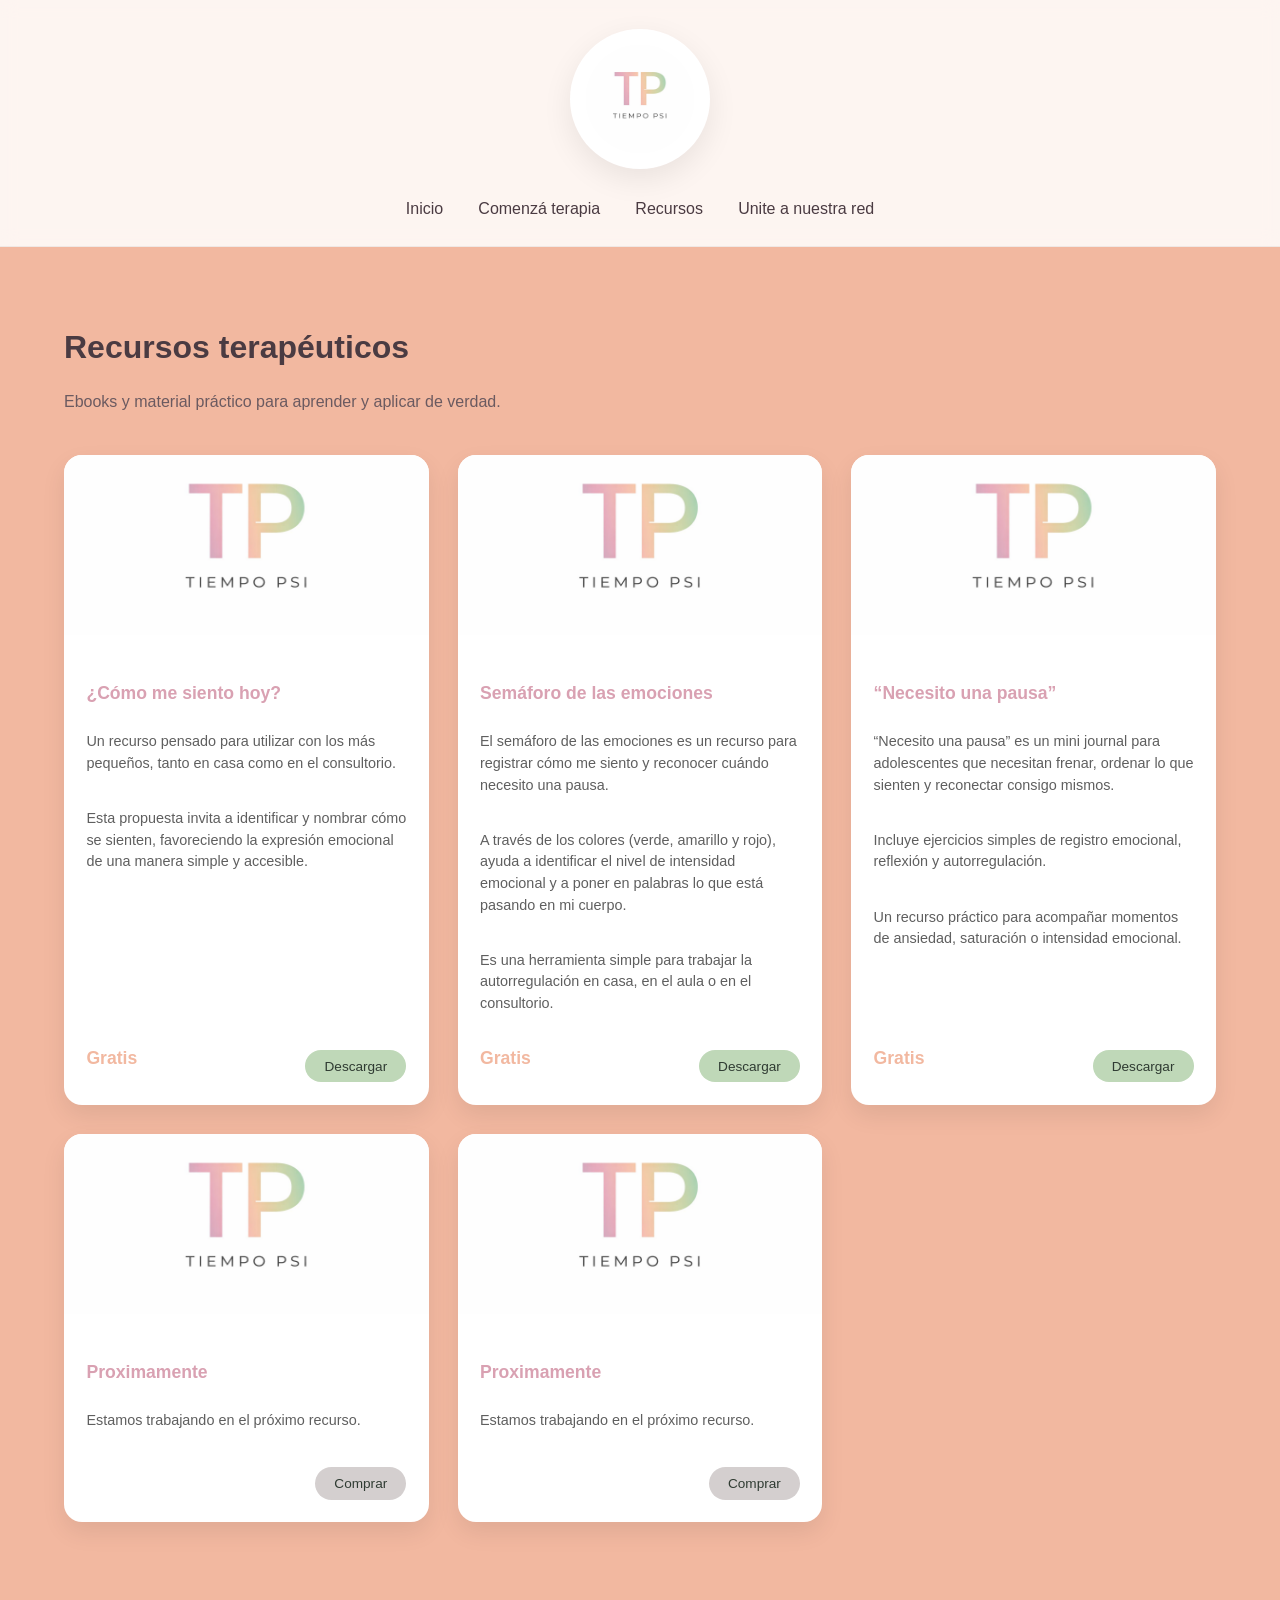
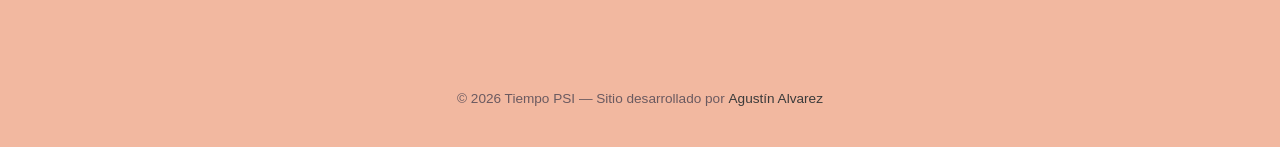
<file: recursos.html>
<!DOCTYPE html>
<html lang="es">

<head>
    <meta charset="UTF-8" />
    <meta name="viewport" content="width=device-width, initial-scale=1.0" />
    <title>Recursos | Tiempo PSI</title>
    <link rel="stylesheet" href="styles.css" />
    <link rel="stylesheet" href="recursos.css" />
    <link rel="icon" href="Documentos/logoTiempoPSI.jpeg">

    <!-- Google tag (gtag.js) -->
    <script async src="https://www.googletagmanager.com/gtag/js?id=G-MJ1HTQVVB2"></script>
    <script>
        window.dataLayer = window.dataLayer || [];
        function gtag() { dataLayer.push(arguments); }
        gtag('js', new Date());

        gtag('config', 'G-MJ1HTQVVB2');
    </script>

</head>

<body>
    <header class="site-header">
        <img src="Documentos/logoTiempoPSI.jpeg" alt="Tiempo Psi" class="logo" />

        <nav class="navbar">
            <a href="index.html#inicio" class="nav-link">Inicio</a>
            <a href="index.html#contacto" class="nav-link">Comenzá terapia</a>
            <a href="recursos.html" class="nav-link">Recursos</a>
            <a href="" class="nav-link">Unite a nuestra red</a>
        </nav>
    </header>

    <section class="recursos">
        <h1>Recursos terapéuticos</h1>
        <p class="subtitle">
            Ebooks y material práctico para aprender y aplicar de verdad.
        </p>

        <div class="recursos-grid">

            <article class="recurso-card">
                <div class="recurso-img">
                    <img src="Documentos/logoTiempoPSI.jpeg" alt="¿Cómo me siento hoy?">
                </div>

                <div class="recurso-content" data-type="free" data-file="Ebooks/como me siento hoy.pdf">
                    <h2>¿Cómo me siento hoy?</h2>

                    <p>
                        Un recurso pensado para utilizar con los más pequeños, tanto en casa como en el consultorio.
                    </p>

                    <p>
                        Esta propuesta invita a identificar y nombrar cómo se sienten, favoreciendo la expresión
                        emocional de una manera simple y accesible.
                    </p>

                    <div class="recurso-footer">
                        <span class="precio">Gratis</span>

                        <button class="btn-comprar" data-action="download">
                            Descargar
                        </button>
                    </div>
                </div>
            </article>

            <article class="recurso-card">
                <div class="recurso-img">
                    <img src="Documentos/logoTiempoPSI.jpeg" alt="semaforo de las emociones">
                </div>

                <div class="recurso-content" data-type="free" data-file="Ebooks/semaforo de las emociones.pdf">
                    <h2>Semáforo de las emociones</h2>

                    <p>
                        El semáforo de las emociones es un recurso para registrar cómo me siento y reconocer cuándo
                        necesito una pausa.
                    </p>
                    <p>
                        A través de los colores (verde, amarillo y rojo), ayuda a identificar el nivel de intensidad
                        emocional y a poner en palabras lo que está pasando en mi cuerpo.
                    </p>
                    <p>
                        Es una herramienta simple para trabajar la autorregulación en casa, en el aula o en el
                        consultorio.
                    </p>
                    <div class="recurso-footer">
                        <span class="precio">Gratis</span>

                        <button class="btn-comprar" data-action="download">
                            Descargar
                        </button>
                    </div>
                </div>
            </article>

            <article class="recurso-card">
                <div class="recurso-img">
                    <img src="Documentos/logoTiempoPSI.jpeg" alt="Necesito una pausa">
                </div>

                <div class="recurso-content" data-type="free"
                    data-file="Ebooks/Journal_Necesito_una_pausa_Version_Adolescente_Tiempo_Psi.pdf">
                    <h2>“Necesito una pausa”</h2>

                    <p>
                        “Necesito una pausa” es un mini journal para adolescentes que necesitan frenar, ordenar lo que
                        sienten y reconectar consigo mismos.
                    </p>
                    <p>
                        Incluye ejercicios simples de registro emocional, reflexión y autorregulación.
                    </p>
                    <p>
                        Un recurso práctico para acompañar momentos de ansiedad, saturación o intensidad emocional.
                    </p>
                    <div class="recurso-footer">
                        <span class="precio">Gratis</span>

                        <button class="btn-comprar" data-action="download">
                            Descargar
                        </button>
                    </div>
                </div>
            </article>

            <article class="recurso-card">
                <div class="recurso-img">
                    <img src="Documentos/logoTiempoPSI.jpeg" alt="Ebook Tiempo PSI">
                </div>

                <div class="recurso-content">
                    <h2>Proximamente</h2>
                    <p>
                        Estamos trabajando en el próximo recurso.
                    </p>

                    <div class="recurso-footer">
                        <span class="precio"></span>
                        <button class="btn-comprar" disabled>
                            Comprar
                        </button>
                    </div>
                </div>
            </article>

            <article class="recurso-card">
                <div class="recurso-img">
                    <img src="Documentos/logoTiempoPSI.jpeg" alt="Ebook Tiempo PSI">
                </div>

                <div class="recurso-content">
                    <h2>Proximamente</h2>
                    <p>
                        Estamos trabajando en el próximo recurso.
                    </p>

                    <div class="recurso-footer">
                        <span class="precio"></span>
                        <button class="btn-comprar" disabled>
                            Comprar
                        </button>
                    </div>
                </div>
            </article>

            <!-- Más ebooks en el futuro -->

        </div>
    </section>

    <!-- MODAL COMPRA -->
    <div class="modal-overlay" id="modalCompra">
        <div class="modal">
            <button class="modal-close" id="cerrarModal">&times;</button>

            <h2>Finalizar compra</h2>
            <p class="modal-subtitle">Completá tus datos para continuar</p>

            <form id="formCompra">
                <div class="field">
                    <label>Nombre y apellido *</label>
                    <input type="text" name="nombre" required />
                </div>

                <div class="field">
                    <label>Email *</label>
                    <input type="email" name="email" required />
                </div>

                <div class="field">
                    <label>Confirmar email *</label>
                    <input type="email" name="emailConfirmacion" required />
                </div>

                <div class="field">
                    <label>Producto</label>
                    <input type="text" name="producto" id="productoSeleccionado" readonly />
                </div>

                <div class="modal-actions">
                    <button type="submit" class="btn-comprar">
                        Continuar al pago
                    </button>
                </div>
            </form>
        </div>
    </div>

    <script src="recursos.js"></script>

    <footer class="site-footer">
        <p>
            © 2026 Tiempo PSI — Sitio desarrollado por
            <a href="" target="_blank">Agustín Alvarez</a>
        </p>
    </footer>

</body>

</html>
</file>
<file: styles.css>
:root {
  --rosa-malva: #D9A1B2;
  --durazno: #F2B8A0;
  --amarillo-crema: #EED9A6;
  --verde-salvia: #BFD8B8;

  --fondo: var(--amarillo-crema);
  --texto: #3a3a3a;
  --blanco: #ffffff;
  --error: #c96b78;
}

* {
  box-sizing: border-box;
}

body {
  margin: 0;
  font-family: 'Inter', sans-serif;
  background-color: var(--durazno);
  color: var(--texto);
  line-height: 1.6;
}

html {
  scroll-behavior: smooth;
}

.container {
  max-width: 900px;
  margin: auto;
  padding: 2rem 1rem;
}

/* HERO */
.hero {
  text-align: center;
  margin-bottom: 3rem;
}

.hero h1 {
  font-size: 2.0rem;
  margin-bottom: 0.3rem;
  color: #4a3b42;
}

.subtitle {
  color: #6b5a60;
}

/* SECCIONES */
.bio,
.form-section {
  background-color: var(--blanco);
  padding: 2rem;
  border-radius: 18px;
  margin-bottom: 3rem;
}

.bio h2,
.form-section h2 {
  margin-top: 0;
  color: #4a3b42;
}

/* FORM */
.contact-form {
  display: grid;
  gap: 1.4rem;
}

.field {
  display: flex;
  flex-direction: column;
}

label {
  font-weight: 500;
  margin-bottom: 0.3rem;
}

/* FORM VALIDACIONES */

.input-error {
  border-color: var(--error) !important;
  box-shadow: 0 0 0 2px rgba(201, 107, 120, 0.25);
}

.field-error {
  color: var(--error);
  font-size: 0.8rem;
  margin-top: 0.3rem;
}


.error {
  border: 2px solid #c84b4b;
}

.error-text {
  color: #c84b4b;
  font-size: 0.8rem;
  margin-top: 4px;
  display: block;
}


/* INPUTS */
input,
textarea {
  padding: 0.6rem 0.7rem;
  border-radius: 10px;
  border: 1px solid #d1cfcf;
  font-family: inherit;
  transition: border 0.2s ease, box-shadow 0.2s ease;
}

input:focus,
textarea:focus {
  outline: none;
  border-color: var(--rosa-malva);
  box-shadow: 0 0 0 2px rgba(217, 161, 178, 0.25);
}

/* FIELDSETS */
fieldset {
  border: 1px solid #e2e0e0;
  padding: 1rem;
  border-radius: 14px;
}

legend {
  font-weight: 600;
  margin-bottom: 0.5rem;
  padding: 0 0.4rem;
  color: #4a3b42;
}

fieldset label {
  display: block;
  margin-bottom: 0.4rem;
  font-weight: 400;
}

/* ERRORES */
fieldset.error {
  border-color: var(--error);
  background-color: rgba(242, 184, 160, 0.25);
}

fieldset.error legend {
  color: var(--error);
}

.error-message,
#horario-error {
  color: var(--error);
  font-size: 0.85rem;
  margin-top: 0.4rem;
}

/* BOTÓN */
button {
  margin-top: 1rem;
  padding: 0.9rem;
  border-radius: 14px;
  border: none;
  background-color: var(--rosa-malva);
  color: #ffffff;
  font-size: 1rem;
  cursor: pointer;
  transition: background 0.25s ease, transform 0.1s ease;
}

button:hover:not(:disabled) {
  background-color: var(--verde-salvia);
  color: #2f3b32;
}

button:active:not(:disabled) {
  transform: scale(0.98);
}

button:disabled {
  background-color: #d4cfcf;
  cursor: not-allowed;
}

/* HEADER */
.site-header {
  text-align: center;
  padding: 2.5rem 1rem 1.5rem;
}

.logo {
  width: 140px;
  height: 140px;
  object-fit: cover;
  border-radius: 50%;
  background-color: white;
  padding: 1rem;
  box-shadow: 0 10px 30px rgba(0, 0, 0, 0.08);
  margin-bottom: 1.2rem;
}


/* NAVBAR */
.navbar {
  display: flex;
  justify-content: center;
  gap: 2.2rem;
  flex-wrap: wrap;
}

.nav-link {
  text-decoration: none;
  font-weight: 500;
  color: #4a3b42;
  position: relative;
  padding-bottom: 4px;
  transition: color 0.2s ease;
}

.nav-link::after {
  content: "";
  position: absolute;
  left: 0;
  bottom: 0;
  width: 0;
  height: 2px;
  background-color: var(--rosa-malva);
  transition: width 0.25s ease;
}

.nav-link:hover {
  color: var(--rosa-malva);
}

.nav-link:hover::after {
  width: 100%;
}

/* =========================
   HEADER AVANZADO
========================= */

.site-header {
  position: sticky;
  top: 0;
  z-index: 100;
  background: rgba(255, 255, 255, 0.85);
  backdrop-filter: blur(8px);
  -webkit-backdrop-filter: blur(8px);
  text-align: center;
  padding: 1.8rem 1rem 1.2rem;
  border-bottom: 1px solid rgba(0, 0, 0, 0.05);
  animation: headerFade 0.8s ease forwards;
}

/* LOGO CIRCULAR */
.logo {
  width: 140px;
  height: 140px;
  object-fit: cover;
  border-radius: 50%;
  background-color: white;
  padding: 1rem;
  box-shadow: 0 10px 30px rgba(0, 0, 0, 0.08);
  margin-bottom: 1.2rem;
  animation: logoFloat 1.2s ease forwards;
}

/* NAVBAR */
.navbar {
  display: flex;
  justify-content: center;
  gap: 2.2rem;
  flex-wrap: wrap;
}

.nav-link {
  text-decoration: none;
  font-weight: 500;
  color: #4a3b42;
  position: relative;
  padding-bottom: 6px;
  transition: color 0.25s ease;
}

/* underline animado */
.nav-link::after {
  content: "";
  position: absolute;
  left: 0;
  bottom: 0;
  width: 0;
  height: 2px;
  background-color: var(--rosa-malva);
  transition: width 0.3s ease;
}

.nav-link:hover {
  color: var(--rosa-malva);
}

.nav-link:hover::after {
  width: 100%;
}

/* LINK ACTIVO (futuro JS o anchor) */
.nav-link.active {
  color: var(--rosa-malva);
}

.nav-link.active::after {
  width: 100%;
}

/* =========================
   FOOTER
========================= */

.site-footer {
  margin-top: 4rem;
  padding: 1.5rem 1rem;
  text-align: center;
  font-size: 0.85rem;
  color: #6b5a60;
}

.site-footer a {
  color: var(--texto);
  text-decoration: none;
  font-weight: 500;
}

.site-footer a:hover {
  text-decoration: underline;
}


/* =========================
   ANIMACIONES
========================= */

@keyframes headerFade {
  from {
    opacity: 0;
    transform: translateY(-10px);
  }

  to {
    opacity: 1;
    transform: translateY(0);
  }
}


@keyframes logoFloat {
  from {
    opacity: 0;
    transform: translateY(-8px) scale(0.96);
  }

  to {
    opacity: 1;
    transform: translateY(0) scale(1);
  }
}

#contacto, #inicio {
  scroll-margin-top: 250px; /* ajustá según altura real del header */
}


/* RESPONSIVE */
@media (max-width: 600px) {

  .container {
    padding: 1.5rem 1rem;
  }

  .bio,
  .form-section {
    padding: 1.5rem;
  }

  .logo {
    width: 110px;
    height: 110px;
  }

  .navbar {
    gap: 1.4rem;
  }
}
</file>
<file: recursos.css>
/* =========================
   PÁGINA RECURSOS
========================= */

.recursos {
  max-width: 1200px;
  margin: 0 auto;
  padding: 3rem 1.5rem 4rem;
}

.recursos h1 {
  font-size: 2rem;
  margin-bottom: 0.5rem;
  color: #4a3b42;
}

.recursos .subtitle {
  margin-bottom: 2.5rem;
}

/* =========================
   GRID
========================= */

.recursos-grid {
  display: grid;
  grid-template-columns: repeat(3, 1fr);
  gap: 1.8rem;
}

/* =========================
   CARD
========================= */

.recurso-card {
  background-color: var(--blanco);
  border-radius: 18px;
  overflow: hidden;
  box-shadow: 0 10px 25px rgba(0, 0, 0, 0.08);
  transition: transform 0.25s ease, box-shadow 0.25s ease;
  display: flex;
  flex-direction: column;
}

.recurso-card:hover {
  transform: translateY(-4px);
  box-shadow: 0 14px 30px rgba(0, 0, 0, 0.12);
}

.recurso-img img {
  width: 100%;
  height: 180px;
  object-fit: cover;
}

.recurso-content {
  padding: 1.4rem;
  display: flex;
  flex-direction: column;
  flex-grow: 1;
}

.recurso-content h2 {
  font-size: 1.1rem;
  margin-bottom: 0.6rem;
  color: var(--rosa-malva);
}

.recurso-content p {
  font-size: 0.9rem;
  line-height: 1.5;
  margin-bottom: 1.2rem;
  color: #5f5f5f;
}

.recurso-footer {
  margin-top: auto;
  display: flex;
  justify-content: space-between;
  align-items: center;
}

.precio {
  font-size: 1.1rem;
  font-weight: 600;
  color: var(--durazno);
}

/* =========================
   BOTÓN RECURSOS
========================= */

.btn-comprar {
  background-color: var(--verde-salvia);
  border: none;
  color: #2f3b32;
  padding: 0.55rem 1.2rem;
  border-radius: 999px;
  cursor: pointer;
  font-size: 0.85rem;
  font-weight: 500;
  transition: background 0.25s ease, transform 0.15s ease;
}

.btn-comprar:hover:not(:disabled) {
  background-color: #a9cda1;
  transform: translateY(-1px);
}

/* =========================
   MODAL
========================= */

.modal-overlay {
  position: fixed;
  inset: 0;
  background: rgba(0, 0, 0, 0.35);
  display: none;
  align-items: center;
  justify-content: center;
  z-index: 1000;
  padding: 1rem;
}

.modal-overlay.active {
  display: flex;
}

.modal {
  background-color: var(--blanco);
  width: 100%;
  max-width: 420px;
  padding: 2rem;
  border-radius: 20px;
  position: relative;
  animation: modalFade 0.3s ease;
}

@keyframes modalFade {
  from {
    opacity: 0;
    transform: translateY(8px);
  }
  to {
    opacity: 1;
    transform: translateY(0);
  }
}

.modal h2 {
  color: var(--rosa-malva);
  margin-bottom: 0.3rem;
}

.modal-subtitle {
  font-size: 0.9rem;
  color: #6b6b6b;
  margin-bottom: 1.2rem;
}

.modal-actions {
  margin-top: 1.5rem;
  text-align: right;
}

.modal-close {
  position: absolute;
  top: 10px;
  right: 14px;
  background: none;
  border: none;
  font-size: 1.5rem;
  cursor: pointer;
  color: #999;
}

.modal-close:hover {
  color: #333;
}

/* =========================
   RESPONSIVE
========================= */

@media (max-width: 900px) {
  .recursos-grid {
    grid-template-columns: repeat(2, 1fr);
  }
}

@media (max-width: 600px) {

  .recursos {
    padding: 2rem 1rem 3rem;
  }

  .recursos-grid {
    grid-template-columns: 1fr;
  }

  .recurso-img img {
    height: 160px;
  }
}
</file>
